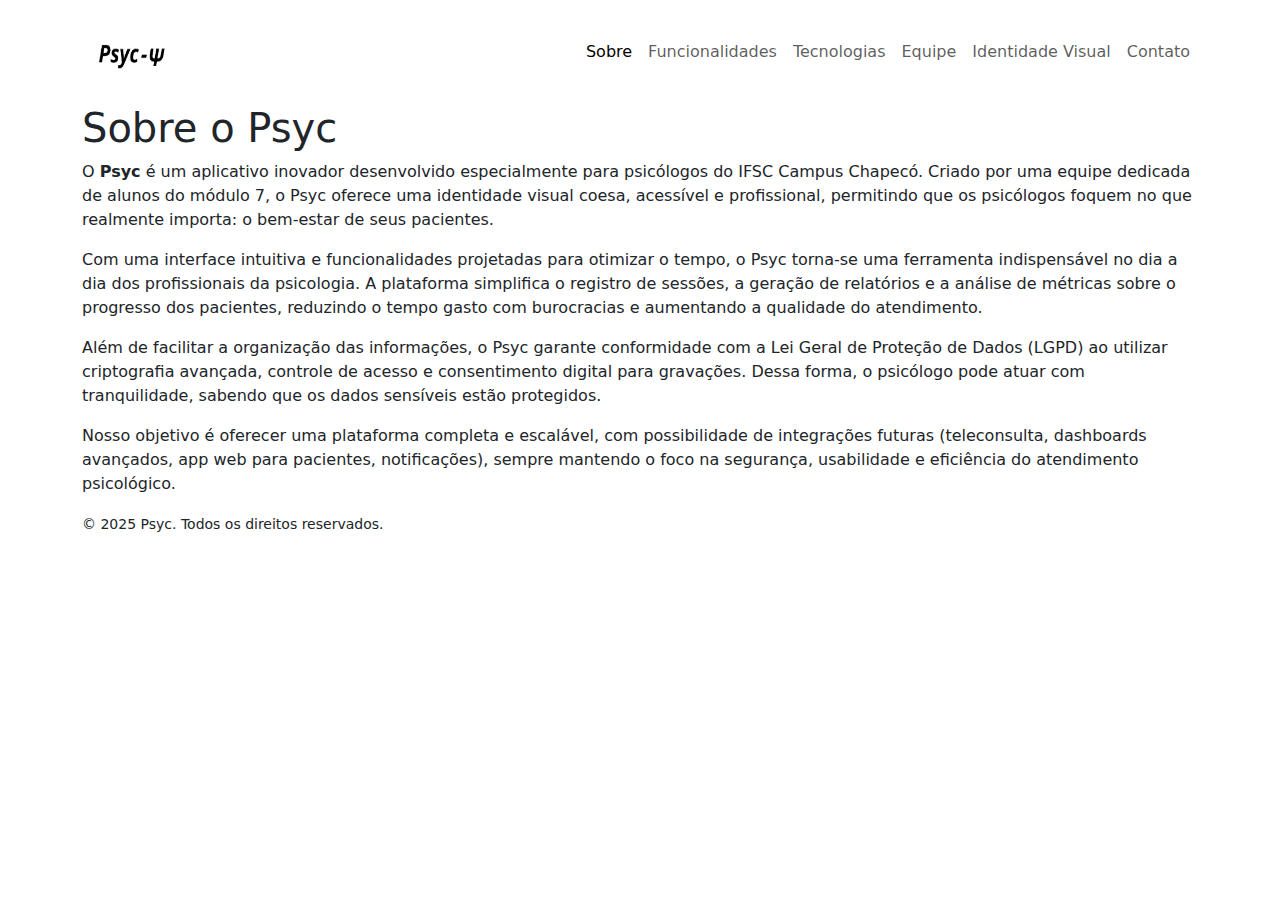
<file: index.html>
<!DOCTYPE html>
<html lang="pt-BR">
<head>
  <meta charset="UTF-8" />
  <meta name="viewport" content="width=device-width, initial-scale=1" />
  <title>Sobre | Psyc</title>
  <link href="assets/css/style.css" rel="stylesheet">
  <link href="https://cdn.jsdelivr.net/npm/bootstrap@5.3.0/dist/css/bootstrap.min.css" rel="stylesheet">
</head>
<body>
  <nav class="navbar navbar-expand-lg">
    <div class="container">
      <a class="navbar-brand" href="index.html">
        <img src="assets/images/logo.png" alt="Psyc Logo" width="100" height="75" class="d-inline-block align-text-top rounded-circle ">
        
      </a>
      <button class="navbar-toggler" type="button" data-bs-toggle="collapse" data-bs-target="#navbarNav">
        <span class="navbar-toggler-icon"></span>
      </button>
      <div class="collapse navbar-collapse" id="navbarNav">
        <ul class="navbar-nav ms-auto">
          <li class="nav-item">
            <a class="nav-link active" href="index.html">Sobre</a>
          </li>
          <li class="nav-item">
            <a class="nav-link" href="features.html">Funcionalidades</a>
          </li>
          <li class="nav-item">
            <a class="nav-link" href="technologies.html">Tecnologias</a>
          </li>
          <li class="nav-item">
            <a class="nav-link" href="team.html">Equipe</a>
          </li>
          <li class="nav-item"><a class="nav-link" href="branding.html">Identidade Visual</a></li>
          <li class="nav-item">
            <a class="nav-link" href="contact.html">Contato</a>
          </li>
          
        </ul>
      </div>
    </div>
  </nav>
  <main>
    <section id="about-section">
      <div class="container">
        <h1>Sobre o Psyc</h1>
        <p>O <strong>Psyc</strong> é um aplicativo inovador desenvolvido especialmente para psicólogos do IFSC Campus Chapecó. Criado por uma equipe dedicada de alunos do módulo 7, o Psyc oferece uma identidade visual coesa, acessível e profissional, permitindo que os psicólogos foquem no que realmente importa: o bem-estar de seus pacientes.</p>
        <p>Com uma interface intuitiva e funcionalidades projetadas para otimizar o tempo, o Psyc torna-se uma ferramenta indispensável no dia a dia dos profissionais da psicologia. A plataforma simplifica o registro de sessões, a geração de relatórios e a análise de métricas sobre o progresso dos pacientes, reduzindo o tempo gasto com burocracias e aumentando a qualidade do atendimento.</p>
        <p>Além de facilitar a organização das informações, o Psyc garante conformidade com a Lei Geral de Proteção de Dados (LGPD) ao utilizar criptografia avançada, controle de acesso e consentimento digital para gravações. Dessa forma, o psicólogo pode atuar com tranquilidade, sabendo que os dados sensíveis estão protegidos.</p>
        <p>Nosso objetivo é oferecer uma plataforma completa e escalável, com possibilidade de integrações futuras (teleconsulta, dashboards avançados, app web para pacientes, notificações), sempre mantendo o foco na segurança, usabilidade e eficiência do atendimento psicológico.</p>
      </div>
    </section>
  </main>
  <footer>
    <div class="container">
      <small>&copy; 2025 Psyc. Todos os direitos reservados.</small>
    </div>
  </footer>
  <script src="https://cdn.jsdelivr.net/npm/bootstrap@5.3.0/dist/js/bootstrap.bundle.min.js"></script>
</body>
</html>
</file>
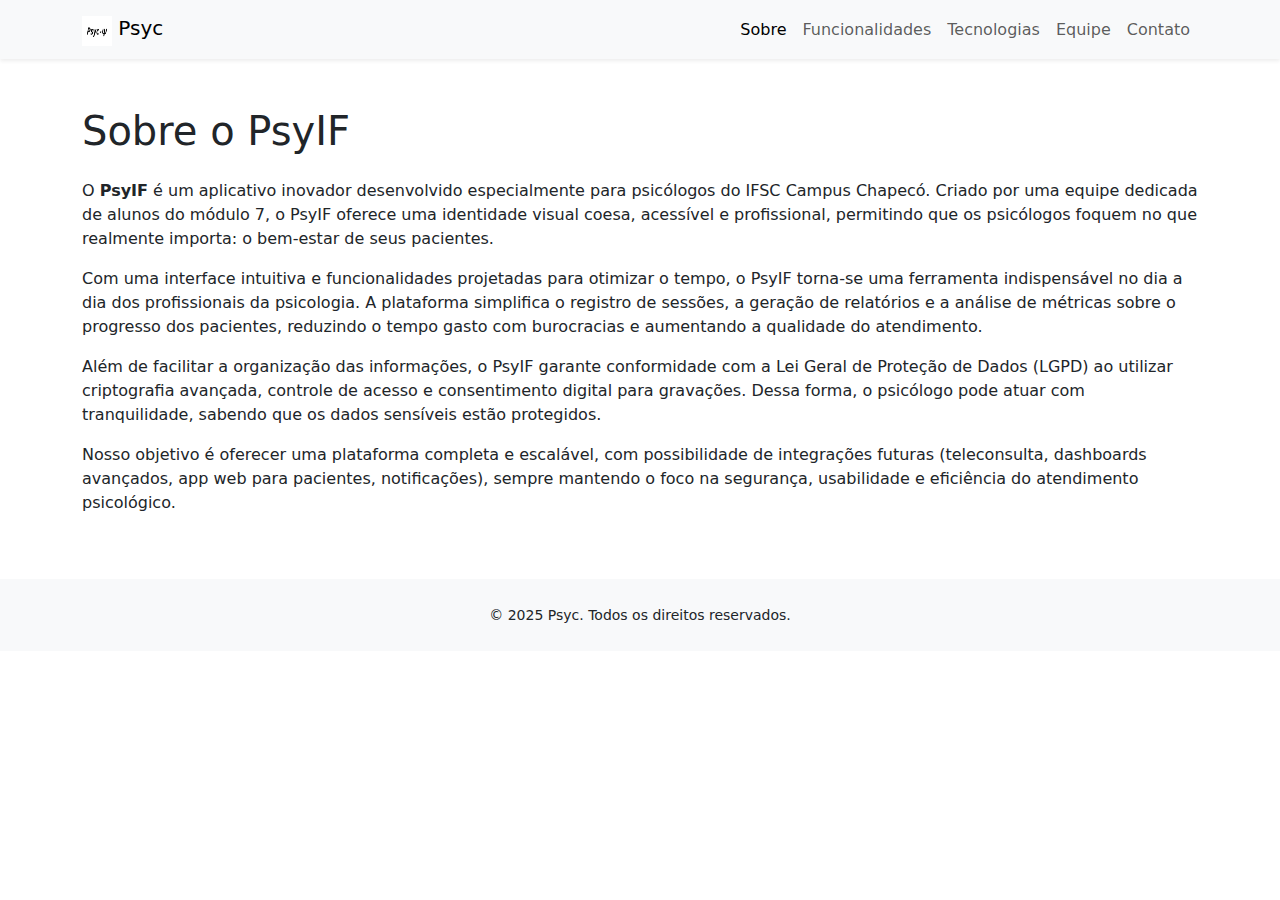
<file: about.html>
<!DOCTYPE html>
<html lang="pt-BR">
<head>
  <meta charset="UTF-8" />
  <meta name="viewport" content="width=device-width, initial-scale=1" />
  <title>Sobre | Psyc</title>
  
  <link href="https://cdn.jsdelivr.net/npm/bootstrap@5.3.0/dist/css/bootstrap.min.css"
        rel="stylesheet">
  
  <link href="assets/css/style.css" rel="stylesheet">
</head>
<body>
  
  <nav class="navbar navbar-expand-lg navbar-light bg-light shadow-sm">
    <div class="container">
      
      <a class="navbar-brand" href="about.html">
        <img src="assets/images/logo.png" alt="Psy Logo" width="30" height="30"
             class="d-inline-block align-text-top">
        Psyc
      </a>
    
      <button class="navbar-toggler" type="button" data-bs-toggle="collapse"
              data-bs-target="#navbarNav" aria-controls="navbarNav"
              aria-expanded="false" aria-label="Toggle navigation">
        <span class="navbar-toggler-icon"></span>
      </button>
      
      <div class="collapse navbar-collapse" id="navbarNav">
        <ul class="navbar-nav ms-auto">
          <li class="nav-item">
            <a class="nav-link active" href="about.html">Sobre</a>
          </li>
          <li class="nav-item">
            <a class="nav-link" href="features.html">Funcionalidades</a>
          </li>
          <li class="nav-item">
            <a class="nav-link" href="technologies.html">Tecnologias</a>
          </li>
          <li class="nav-item">
            <a class="nav-link" href="team.html">Equipe</a>
          </li>
          <li class="nav-item">
            <a class="nav-link" href="contact.html">Contato</a>
          </li>
        </ul>
      </div>
    </div>
  </nav>

  
  <section id="about-section" class="py-5">
    <div class="container">
      
      <h1 class="mb-4">Sobre o PsyIF</h1>
      
      <p>
        O <strong>PsyIF</strong> é um aplicativo inovador desenvolvido especialmente para psicólogos do IFSC Campus Chapecó. 
        Criado por uma equipe dedicada de alunos do módulo 7, o PsyIF oferece uma identidade visual coesa, acessível e profissional, 
        permitindo que os psicólogos foquem no que realmente importa: o bem-estar de seus pacientes.
      </p>
      <p>
        Com uma interface intuitiva e funcionalidades projetadas para otimizar o tempo, o PsyIF torna-se uma ferramenta indispensável no dia a dia dos profissionais da psicologia. 
        A plataforma simplifica o registro de sessões, a geração de relatórios e a análise de métricas sobre o progresso dos pacientes, reduzindo o tempo gasto com burocracias e aumentando a qualidade do atendimento.
      </p>
      <p>
        Além de facilitar a organização das informações, o PsyIF garante conformidade com a Lei Geral de Proteção de Dados (LGPD) ao utilizar criptografia avançada, controle de acesso e 
        consentimento digital para gravações. Dessa forma, o psicólogo pode atuar com tranquilidade, sabendo que os dados sensíveis estão protegidos.
      </p>
      <p>
        Nosso objetivo é oferecer uma plataforma completa e escalável, com possibilidade de integrações futuras (teleconsulta, dashboards avançados, app web para pacientes, notificações), 
        sempre mantendo o foco na segurança, usabilidade e eficiência do atendimento psicológico.
      </p>
    </div>
  </section>

 
  <footer class="py-4 bg-light">
    <div class="container text-center">
      <small>&copy; 2025 Psyc. Todos os direitos reservados.</small>
    </div>
  </footer>

  
  <script src="https://cdn.jsdelivr.net/npm/bootstrap@5.3.0/dist/js/bootstrap.bundle.min.js"></script>
</body>
</html>
</file>
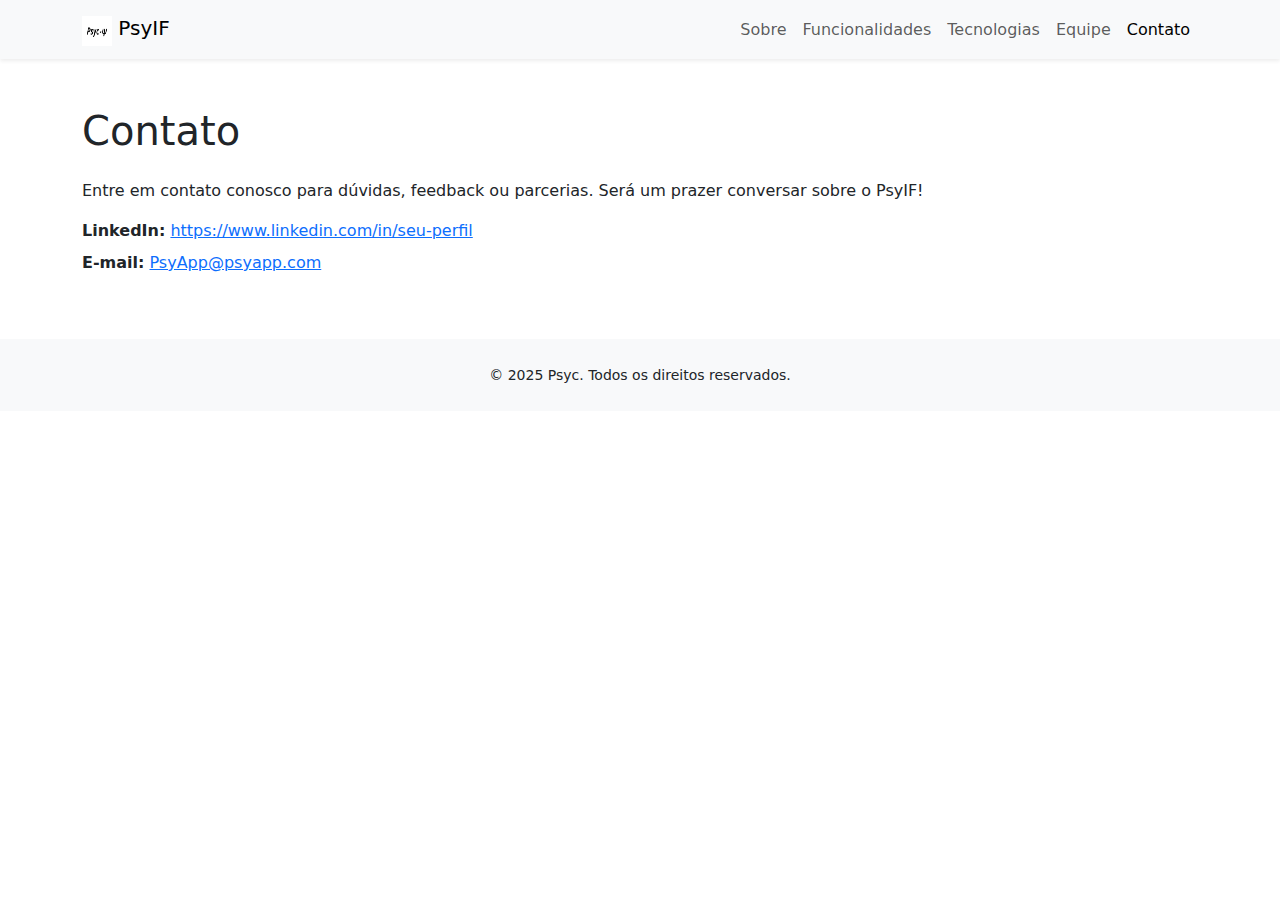
<file: contact.html>
<!DOCTYPE html>
<html lang="pt-BR">
<head>
  <meta charset="UTF-8" />
  <meta name="viewport" content="width=device-width, initial-scale=1" />
  <title>Contato | Psyc</title>
  
  <link href="https://cdn.jsdelivr.net/npm/bootstrap@5.3.0/dist/css/bootstrap.min.css"
        rel="stylesheet">
  <link href="assets/css/style.css" rel="stylesheet">
</head>
<body>
  
  <nav class="navbar navbar-expand-lg navbar-light bg-light shadow-sm">
    <div class="container">
      <a class="navbar-brand" href="about.html">
        <img src="assets/images/logo.png" alt="Psyc Logo" width="30" height="30"
             class="d-inline-block align-text-top">
        PsyIF
      </a>
      <button class="navbar-toggler" type="button" data-bs-toggle="collapse"
              data-bs-target="#navbarNav" aria-controls="navbarNav"
              aria-expanded="false" aria-label="Toggle navigation">
        <span class="navbar-toggler-icon"></span>
      </button>
      <div class="collapse navbar-collapse" id="navbarNav">
        <ul class="navbar-nav ms-auto">
          <li class="nav-item"><a class="nav-link" href="about.html">Sobre</a></li>
          <li class="nav-item"><a class="nav-link" href="features.html">Funcionalidades</a></li>
          <li class="nav-item"><a class="nav-link" href="technologies.html">Tecnologias</a></li>
          <li class="nav-item"><a class="nav-link" href="team.html">Equipe</a></li>
          <li class="nav-item"><a class="nav-link active" href="contact.html">Contato</a></li>
        </ul>
      </div>
    </div>
  </nav>


  <section id="contact-section" class="py-5">
    <div class="container">
      <h1 class="mb-4">Contato</h1>
      <p>
        Entre em contato conosco para dúvidas, feedback ou parcerias. Será um prazer conversar sobre o PsyIF!
      </p>
      <ul class="list-unstyled">
        <li class="mb-2">
          <strong>LinkedIn:</strong>
          <a href="https://www.linkedin.com/in/seu-perfil" target="_blank">
            https://www.linkedin.com/in/seu-perfil
          </a>
        </li>
        <li class="mb-2">
          <strong>E-mail:</strong>
          <a href="mailto:PsyApp@psyapp.com">PsyApp@psyapp.com</a>
        </li>
      </ul>
      <!--  contact form  -->
      <!--
      <form action="https://formspree.io/f/adefinir" method="POST">
        <div class="mb-3">
          <label for="inputName" class="form-label">Nome</label>
          <input type="text" class="form-control" id="inputName" name="name" required>
        </div>
        <div class="mb-3">
          <label for="inputEmail" class="form-label">E-mail</label>
          <input type="email" class="form-control" id="inputEmail" name="email" required>
        </div>
        <div class="mb-3">
          <label for="inputMessage" class="form-label">Mensagem</label>
          <textarea class="form-control" id="inputMessage" name="message" rows="4" required></textarea>
        </div>
        <button type="submit" class="btn btn-primary">Enviar</button>
      </form>
    -->
    </div>
  </section>

 
  <footer class="py-4 bg-light">
    <div class="container text-center">
      <small>&copy; 2025 Psyc. Todos os direitos reservados.</small>
    </div>
  </footer>


  <script src="https://cdn.jsdelivr.net/npm/bootstrap@5.3.0/dist/js/bootstrap.bundle.min.js"></script>
</body>
</html>
</file>
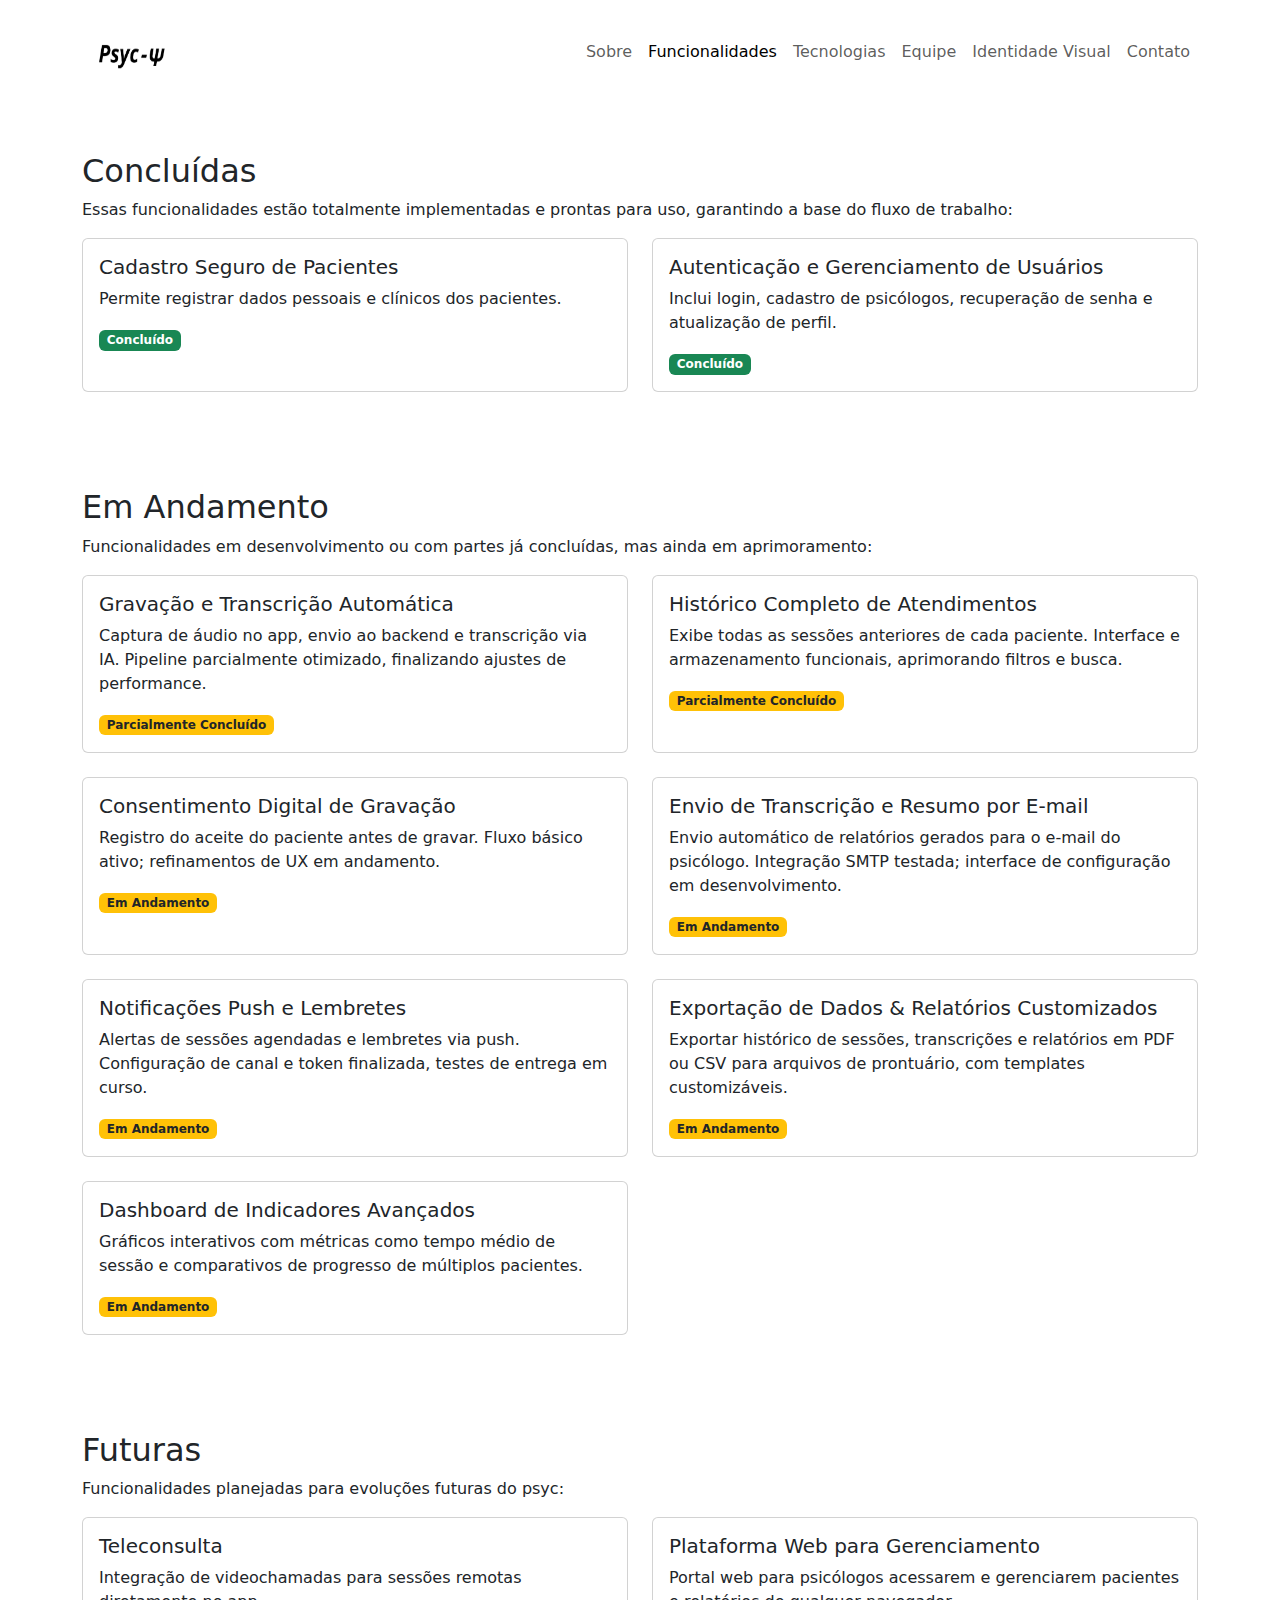
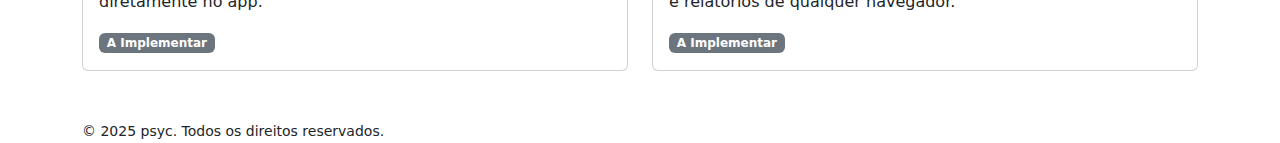
<file: features.html>
<!DOCTYPE html>
<html lang="pt-BR">

<head>
  <meta charset="UTF-8" />
  <meta name="viewport" content="width=device-width, initial-scale=1" />
  <title>Funcionalidades | psyc</title>
  <link href="assets/css/style.css" rel="stylesheet" />
  <link href="https://cdn.jsdelivr.net/npm/bootstrap@5.3.0/dist/css/bootstrap.min.css" rel="stylesheet" />
</head>

<body>
  <nav class="navbar navbar-expand-lg">
    <div class="container">
      <a class="navbar-brand" href="index.html">
        <img src="assets/images/logo.png" alt="psyc Logo" width="100" height="75"
          class="d-inline-block align-text-top rounded-circle" />
      </a>
      <button class="navbar-toggler" type="button" data-bs-toggle="collapse" data-bs-target="#navbarNav">
        <span class="navbar-toggler-icon"></span>
      </button>
      <div class="collapse navbar-collapse" id="navbarNav">
        <ul class="navbar-nav ms-auto">
          <li class="nav-item"><a class="nav-link" href="index.html">Sobre</a></li>
          <li class="nav-item"><a class="nav-link active" href="features.html">Funcionalidades</a></li>
          <li class="nav-item"><a class="nav-link" href="technologies.html">Tecnologias</a></li>
          <li class="nav-item"><a class="nav-link" href="team.html">Equipe</a></li>
          <li class="nav-item"><a class="nav-link" href="branding.html">Identidade Visual</a></li>
          <li class="nav-item"><a class="nav-link" href="contact.html">Contato</a></li>
        </ul>
      </div>
    </div>
  </nav>
  <main>
    <section id="completed-section" class="py-5">
      <div class="container">
        <h2>Concluídas</h2>
        <p>Essas funcionalidades estão totalmente implementadas e prontas para uso, garantindo a base do fluxo de
          trabalho:</p>
        <div class="row row-cols-1 row-cols-md-2 g-4">
          <div class="col">
            <div class="card h-100">
              <div class="card-body">
                <h5 class="card-title">Cadastro Seguro de Pacientes</h5>
                <p class="card-text">Permite registrar dados pessoais e clínicos dos pacientes.</p>
                <span class="badge bg-success">Concluído</span>
              </div>
            </div>
          </div>
          <div class="col">
            <div class="card h-100">
              <div class="card-body">
                <h5 class="card-title">Autenticação e Gerenciamento de Usuários</h5>
                <p class="card-text">Inclui login, cadastro de psicólogos, recuperação de senha e atualização de perfil.
                </p>
                <span class="badge bg-success">Concluído</span>
              </div>
            </div>
          </div>
        </div>
      </div>
    </section>

    <section id="in-progress-section" class="py-5 bg-light-3">
      <div class="container">
        <h2>Em Andamento</h2>
        <p>Funcionalidades em desenvolvimento ou com partes já concluídas, mas ainda em aprimoramento:</p>
        <div class="row row-cols-1 row-cols-md-2 g-4">
          <div class="col">
            <div class="card h-100">
              <div class="card-body">
                <h5 class="card-title">Gravação e Transcrição Automática</h5>
                <p class="card-text">Captura de áudio no app, envio ao backend e transcrição via IA. Pipeline
                  parcialmente otimizado, finalizando ajustes de performance.</p>
                <span class="badge bg-warning text-dark">Parcialmente Concluído</span>
              </div>
            </div>
          </div>
          <div class="col">
            <div class="card h-100">
              <div class="card-body">
                <h5 class="card-title">Histórico Completo de Atendimentos</h5>
                <p class="card-text">Exibe todas as sessões anteriores de cada paciente. Interface e armazenamento
                  funcionais, aprimorando filtros e busca.</p>
                <span class="badge bg-warning text-dark">Parcialmente Concluído</span>
              </div>
            </div>
          </div>
          <div class="col">
            <div class="card h-100">
              <div class="card-body">
                <h5 class="card-title">Consentimento Digital de Gravação</h5>
                <p class="card-text">Registro do aceite do paciente antes de gravar. Fluxo básico ativo; refinamentos de
                  UX em andamento.</p>
                <span class="badge bg-warning text-dark">Em Andamento</span>
              </div>
            </div>
          </div>
          <div class="col">
            <div class="card h-100">
              <div class="card-body">
                <h5 class="card-title">Envio de Transcrição e Resumo por E-mail</h5>
                <p class="card-text">Envio automático de relatórios gerados para o e-mail do psicólogo. Integração SMTP
                  testada; interface de configuração em desenvolvimento.</p>
                <span class="badge bg-warning text-dark">Em Andamento</span>
              </div>
            </div>
          </div>
          <div class="col">
            <div class="card h-100">
              <div class="card-body">
                <h5 class="card-title">Notificações Push e Lembretes</h5>
                <p class="card-text">Alertas de sessões agendadas e lembretes via push. Configuração de canal e token
                  finalizada, testes de entrega em curso.</p>
                <span class="badge bg-warning text-dark">Em Andamento</span>
              </div>
            </div>
          </div>
          <div class="col">
            <div class="card h-100">
              <div class="card-body">
                <h5 class="card-title">Exportação de Dados & Relatórios Customizados</h5>
                <p class="card-text">Exportar histórico de sessões, transcrições e relatórios em PDF ou CSV para
                  arquivos de prontuário, com templates customizáveis.</p>
                <span class="badge bg-warning text-dark">Em Andamento</span>
              </div>
            </div>
          </div>

          <div class="col">
            <div class="card h-100">
              <div class="card-body">
                <h5 class="card-title">Dashboard de Indicadores Avançados</h5>
                <p class="card-text">Gráficos interativos com métricas como tempo médio de sessão e comparativos de
                  progresso de múltiplos pacientes.</p>
                <span class="badge bg-warning text-dark">Em Andamento</span>
              </div>
            </div>
          </div>
        </div>
      </div>

    </section>

    <section id="future-section" class="py-5">
      <div class="container">
        <h2>Futuras</h2>
        <p>Funcionalidades planejadas para evoluções futuras do psyc:</p>
        <div class="row row-cols-1 row-cols-md-2 g-4">
          <div class="col">
            <div class="card h-100">
              <div class="card-body">
                <h5 class="card-title">Teleconsulta</h5>
                <p class="card-text">Integração de videochamadas para sessões remotas diretamente no app.</p>
                <span class="badge bg-secondary text-white">A Implementar</span>
              </div>
            </div>
          </div>
          <div class="col">
            <div class="card h-100">
              <div class="card-body">
                <h5 class="card-title">Plataforma Web para Gerenciamento</h5>
                <p class="card-text">Portal web para psicólogos acessarem e gerenciarem pacientes e relatórios de
                  qualquer navegador.</p>
                <span class="badge bg-secondary text-white">A Implementar</span>
              </div>
            </div>
          </div>
        </div>
      </div>
    </section>
  </main>
  <footer>
    <div class="container">
      <small>&copy; 2025 psyc. Todos os direitos reservados.</small>
    </div>
  </footer>
  <script src="https://cdn.jsdelivr.net/npm/bootstrap@5.3.0/dist/js/bootstrap.bundle.min.js"></script>
</body>

</html>
</file>
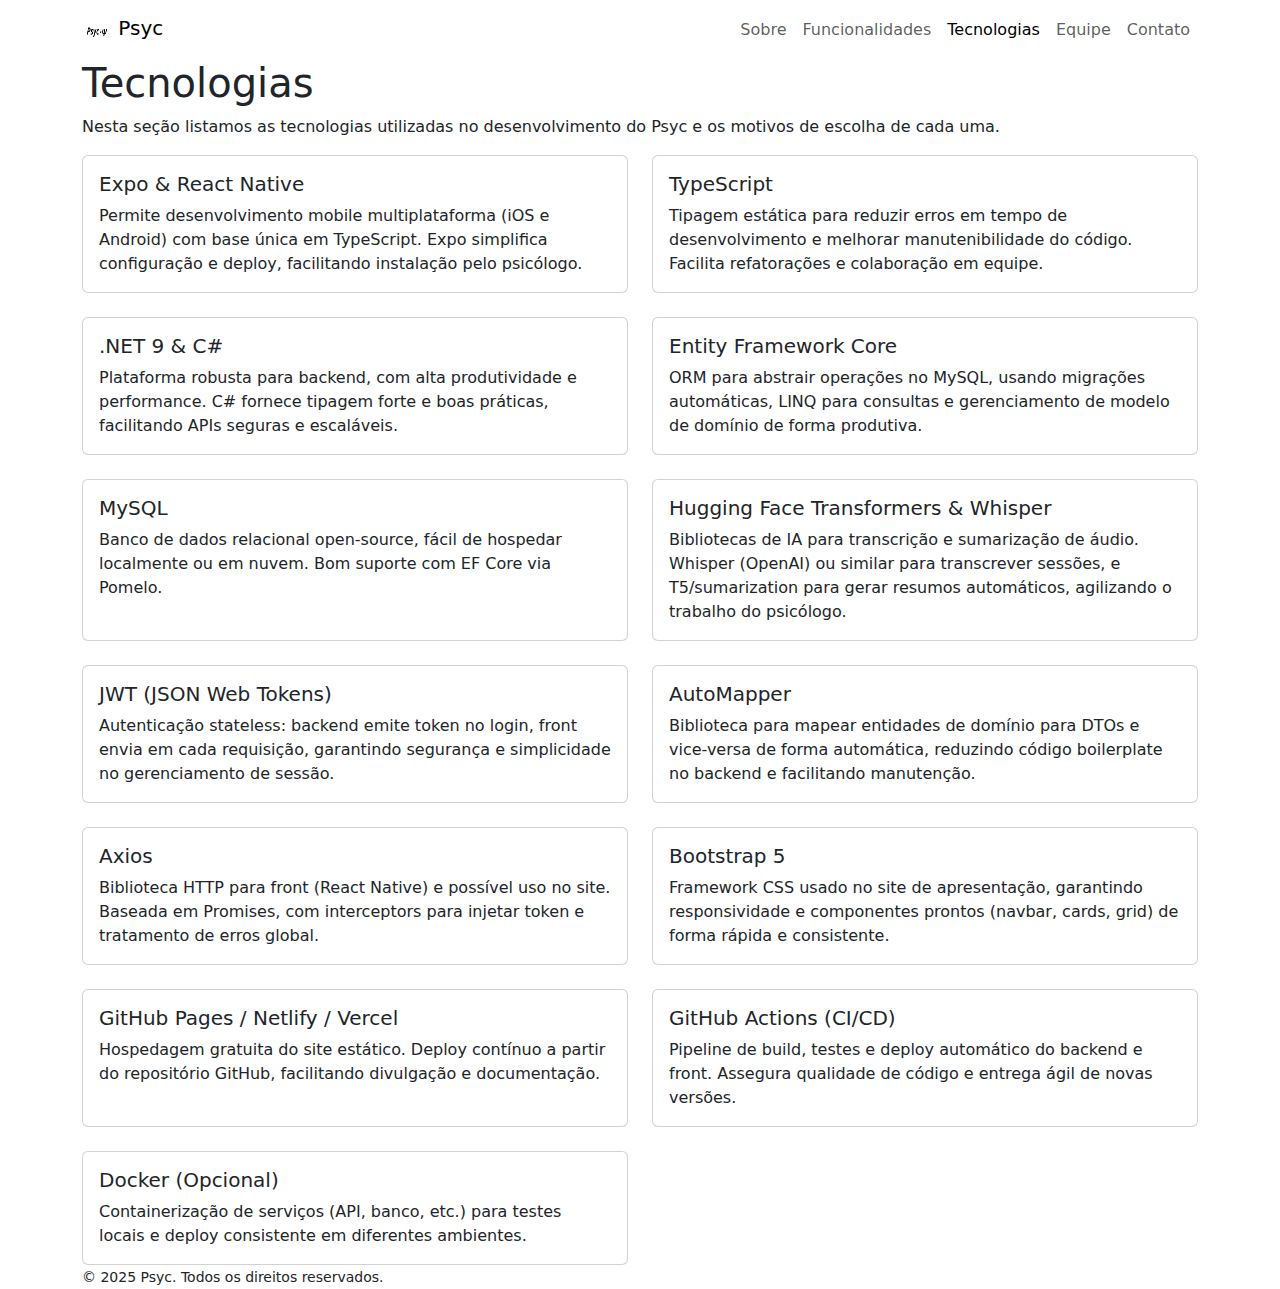
<file: technologies.html>
<!DOCTYPE html>
<html lang="pt-BR">
<head>
  <meta charset="UTF-8" />
  <meta name="viewport" content="width=device-width, initial-scale=1" />
  <title>Tecnologias | Psyc</title>
  <link href="assets/css/style.css" rel="stylesheet">
  <link href="https://cdn.jsdelivr.net/npm/bootstrap@5.3.0/dist/css/bootstrap.min.css" rel="stylesheet">
</head>
<body>
  <nav class="navbar navbar-expand-lg">
    <div class="container">
      <a class="navbar-brand" href="about.html">
        <img src="assets/images/logo.png" alt="Psyc Logo" width="30" height="30" class="d-inline-block align-text-top">
        Psyc
      </a>
      <button class="navbar-toggler" type="button" data-bs-toggle="collapse" data-bs-target="#navbarNav">
        <span class="navbar-toggler-icon"></span>
      </button>
      <div class="collapse navbar-collapse" id="navbarNav">
        <ul class="navbar-nav ms-auto">
          <li class="nav-item"><a class="nav-link" href="about.html">Sobre</a></li>
          <li class="nav-item"><a class="nav-link" href="features.html">Funcionalidades</a></li>
          <li class="nav-item"><a class="nav-link active" href="technologies.html">Tecnologias</a></li>
          <li class="nav-item"><a class="nav-link" href="team.html">Equipe</a></li>
          <li class="nav-item"><a class="nav-link" href="contact.html">Contato</a></li>
        </ul>
      </div>
    </div>
  </nav>
  <main>
    <section id="technologies-section">
      <div class="container">
        <h1>Tecnologias</h1>
        <p>Nesta seção listamos as tecnologias utilizadas no desenvolvimento do Psyc e os motivos de escolha de cada uma.</p>
        <div class="row row-cols-1 row-cols-md-2 g-4">
          <div class="col">
            <div class="card h-100">
              <div class="card-body">
                <h5 class="card-title">Expo & React Native</h5>
                <p class="card-text">Permite desenvolvimento mobile multiplataforma (iOS e Android) com base única em TypeScript. Expo simplifica configuração e deploy, facilitando instalação pelo psicólogo.</p>
              </div>
            </div>
          </div>
          <div class="col">
            <div class="card h-100">
              <div class="card-body">
                <h5 class="card-title">TypeScript</h5>
                <p class="card-text">Tipagem estática para reduzir erros em tempo de desenvolvimento e melhorar manutenibilidade do código. Facilita refatorações e colaboração em equipe.</p>
              </div>
            </div>
          </div>
          <div class="col">
            <div class="card h-100">
              <div class="card-body">
                <h5 class="card-title">.NET 9 & C#</h5>
                <p class="card-text">Plataforma robusta para backend, com alta produtividade e performance. C# fornece tipagem forte e boas práticas, facilitando APIs seguras e escaláveis.</p>
              </div>
            </div>
          </div>
          <div class="col">
            <div class="card h-100">
              <div class="card-body">
                <h5 class="card-title">Entity Framework Core</h5>
                <p class="card-text">ORM para abstrair operações no MySQL, usando migrações automáticas, LINQ para consultas e gerenciamento de modelo de domínio de forma produtiva.</p>
              </div>
            </div>
          </div>
          <div class="col">
            <div class="card h-100">
              <div class="card-body">
                <h5 class="card-title">MySQL</h5>
                <p class="card-text">Banco de dados relacional open-source, fácil de hospedar localmente ou em nuvem. Bom suporte com EF Core via Pomelo.</p>
              </div>
            </div>
          </div>
          <div class="col">
            <div class="card h-100">
              <div class="card-body">
                <h5 class="card-title">Hugging Face Transformers & Whisper</h5>
                <p class="card-text">Bibliotecas de IA para transcrição e sumarização de áudio. Whisper (OpenAI) ou similar para transcrever sessões, e T5/sumarization para gerar resumos automáticos, agilizando o trabalho do psicólogo.</p>
              </div>
            </div>
          </div>
          <div class="col">
            <div class="card h-100">
              <div class="card-body">
                <h5 class="card-title">JWT (JSON Web Tokens)</h5>
                <p class="card-text">Autenticação stateless: backend emite token no login, front envia em cada requisição, garantindo segurança e simplicidade no gerenciamento de sessão.</p>
              </div>
            </div>
          </div>
          <div class="col">
            <div class="card h-100">
              <div class="card-body">
                <h5 class="card-title">AutoMapper</h5>
                <p class="card-text">Biblioteca para mapear entidades de domínio para DTOs e vice-versa de forma automática, reduzindo código boilerplate no backend e facilitando manutenção.</p>
              </div>
            </div>
          </div>
          <div class="col">
            <div class="card h-100">
              <div class="card-body">
                <h5 class="card-title">Axios</h5>
                <p class="card-text">Biblioteca HTTP para front (React Native) e possível uso no site. Baseada em Promises, com interceptors para injetar token e tratamento de erros global.</p>
              </div>
            </div>
          </div>
          <div class="col">
            <div class="card h-100">
              <div class="card-body">
                <h5 class="card-title">Bootstrap 5</h5>
                <p class="card-text">Framework CSS usado no site de apresentação, garantindo responsividade e componentes prontos (navbar, cards, grid) de forma rápida e consistente.</p>
              </div>
            </div>
          </div>
          <div class="col">
            <div class="card h-100">
              <div class="card-body">
                <h5 class="card-title">GitHub Pages / Netlify / Vercel</h5>
                <p class="card-text">Hospedagem gratuita do site estático. Deploy contínuo a partir do repositório GitHub, facilitando divulgação e documentação.</p>
              </div>
            </div>
          </div>
          <div class="col">
            <div class="card h-100">
              <div class="card-body">
                <h5 class="card-title">GitHub Actions (CI/CD)</h5>
                <p class="card-text">Pipeline de build, testes e deploy automático do backend e front. Assegura qualidade de código e entrega ágil de novas versões.</p>
              </div>
            </div>
          </div>
          <div class="col">
            <div class="card h-100">
              <div class="card-body">
                <h5 class="card-title">Docker (Opcional)</h5>
                <p class="card-text">Containerização de serviços (API, banco, etc.) para testes locais e deploy consistente em diferentes ambientes.</p>
              </div>
            </div>
          </div>
        </div>
      </div>
    </section>
  </main>
  <footer>
    <div class="container">
      <small>&copy; 2025 Psyc. Todos os direitos reservados.</small>
    </div>
  </footer>
  <script src="https://cdn.jsdelivr.net/npm/bootstrap@5.3.0/dist/js/bootstrap.bundle.min.js"></script>
</body>
</html>
</file>
<file: assets/css/style.css>
/* assets/css/style.css */

/* Example: adjust navbar brand hover */
.navbar-brand:hover {
  opacity: 0.8;
}

/* Example: card image border */
.card-img-top {
  border: 2px solid #ddd;
}

/* Ensure sections have consistent padding (already using py-5) */
/* Further custom styles can be added here based on your branding */
</file>
